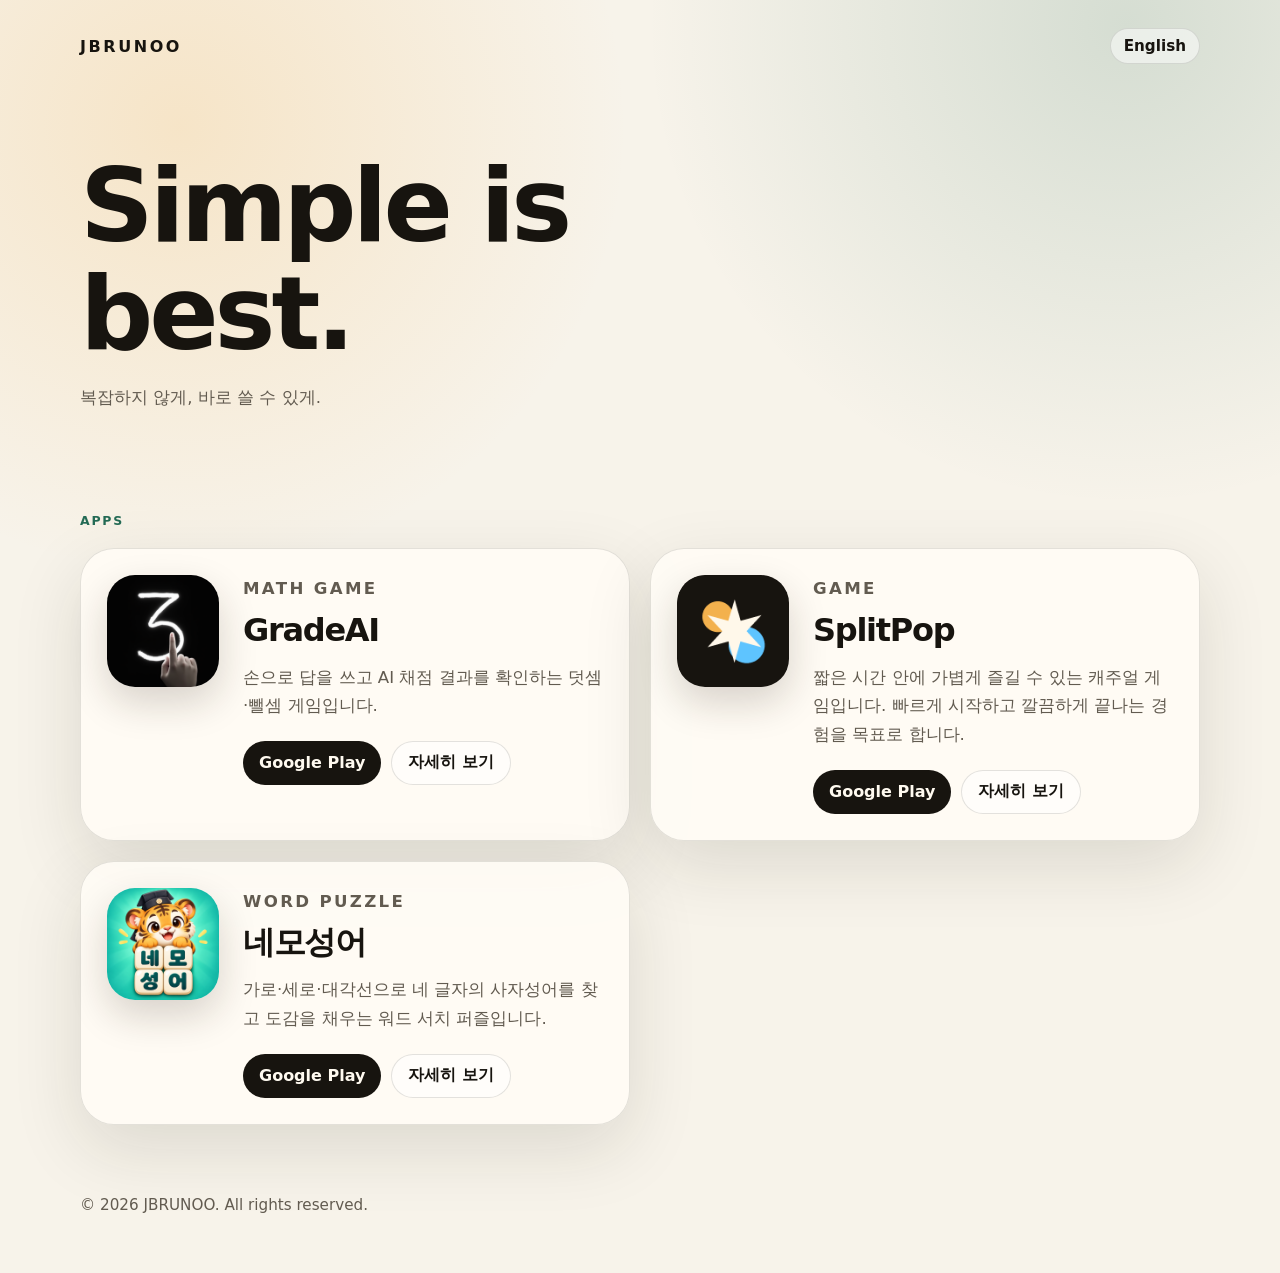
<file: index.html>
<!doctype html>
<html lang="ko">
  <head>
    <meta charset="utf-8" />
    <meta name="viewport" content="width=device-width, initial-scale=1" />
    <title>JBRUNOO Apps</title>
    <meta
      name="description"
      content="JBRUNOO 앱 소개 페이지입니다."
    />
    <link rel="stylesheet" href="/styles.css" />
    <script src="/script.js" defer></script>
  </head>
  <body>
    <header class="hero">
      <nav class="topbar" aria-label="Primary navigation">
        <a class="brand" href="/">JBRUNOO</a>
        <div class="nav-links">
          <button class="language-toggle" type="button" data-language-toggle>English</button>
        </div>
      </nav>

      <section class="hero-copy">
        <h1 data-i18n-ko="Simple is best." data-i18n-en="Simple is best.">Simple is best.</h1>
        <p
          data-i18n-ko="복잡하지 않게, 바로 쓸 수 있게."
          data-i18n-en="Keep it clear. Make it useful."
        >
          복잡하지 않게, 바로 쓸 수 있게.
        </p>
      </section>
    </header>

    <main>
      <section id="apps" class="section">
        <div class="section-heading">
          <p class="eyebrow">APPS</p>
        </div>

        <div class="app-grid">
          <article class="app-card">
            <img src="/assets/gradeai-512.png" alt="GradeAI app icon" class="app-icon" />
            <div class="app-body">
              <p class="app-kicker">Math Game</p>
              <h3>GradeAI</h3>
              <p
                data-i18n-ko="손으로 답을 쓰고 AI 채점 결과를 확인하는 덧셈·뺄셈 게임입니다."
                data-i18n-en="An addition and subtraction game where you write the answer and check AI grading results."
              >
                손으로 답을 쓰고 AI 채점 결과를 확인하는 덧셈·뺄셈 게임입니다.
              </p>
              <div class="button-row">
                <a class="button primary" href="https://play.google.com/store/apps/details?id=com.jbrunoo.digitink">
                  Google Play
                </a>
                <a class="button secondary" href="/gradeai/" data-i18n-ko="자세히 보기" data-i18n-en="Learn more">자세히 보기</a>
              </div>
            </div>
          </article>

          <article class="app-card">
            <img src="/assets/splitpop-512.png" alt="SplitPop app icon" class="app-icon" />
            <div class="app-body">
              <p class="app-kicker">Game</p>
              <h3>SplitPop</h3>
              <p
                data-i18n-ko="짧은 시간 안에 가볍게 즐길 수 있는 캐주얼 게임입니다. 빠르게 시작하고 깔끔하게 끝나는 경험을 목표로 합니다."
                data-i18n-en="A casual game made for short sessions, with a fast start and a clean finish."
              >
                짧은 시간 안에 가볍게 즐길 수 있는 캐주얼 게임입니다. 빠르게 시작하고 깔끔하게 끝나는 경험을 목표로 합니다.
              </p>
              <div class="button-row">
                <a class="button primary" href="https://play.google.com/store/apps/details?id=com.jbrunoo.splitpop">
                  Google Play
                </a>
                <a class="button secondary" href="/splitpop/" data-i18n-ko="자세히 보기" data-i18n-en="Learn more">자세히 보기</a>
              </div>
            </div>
          </article>

          <article class="app-card">
            <img src="/assets/nemoseongeo-512.png" alt="네모성어 app icon" class="app-icon" />
            <div class="app-body">
              <p class="app-kicker">Word Puzzle</p>
              <h3>네모성어</h3>
              <p
                data-i18n-ko="가로·세로·대각선으로 네 글자의 사자성어를 찾고 도감을 채우는 워드 서치 퍼즐입니다."
                data-i18n-en="A Korean idiom word-search puzzle where you find four-character idioms across the grid and build your collection."
              >
                가로·세로·대각선으로 네 글자의 사자성어를 찾고 도감을 채우는 워드 서치 퍼즐입니다.
              </p>
              <div class="button-row">
                <a class="button primary" href="https://play.google.com/store/apps/details?id=com.jbrunoo.nemoseongeo">
                  Google Play
                </a>
                <a class="button secondary" href="/nemoseongeo/" data-i18n-ko="자세히 보기" data-i18n-en="Learn more">자세히 보기</a>
              </div>
            </div>
          </article>
        </div>
      </section>
    </main>

    <footer class="footer">
      <p>© <span id="year">2026</span> JBRUNOO. All rights reserved.</p>
    </footer>
  </body>
</html>
</file>
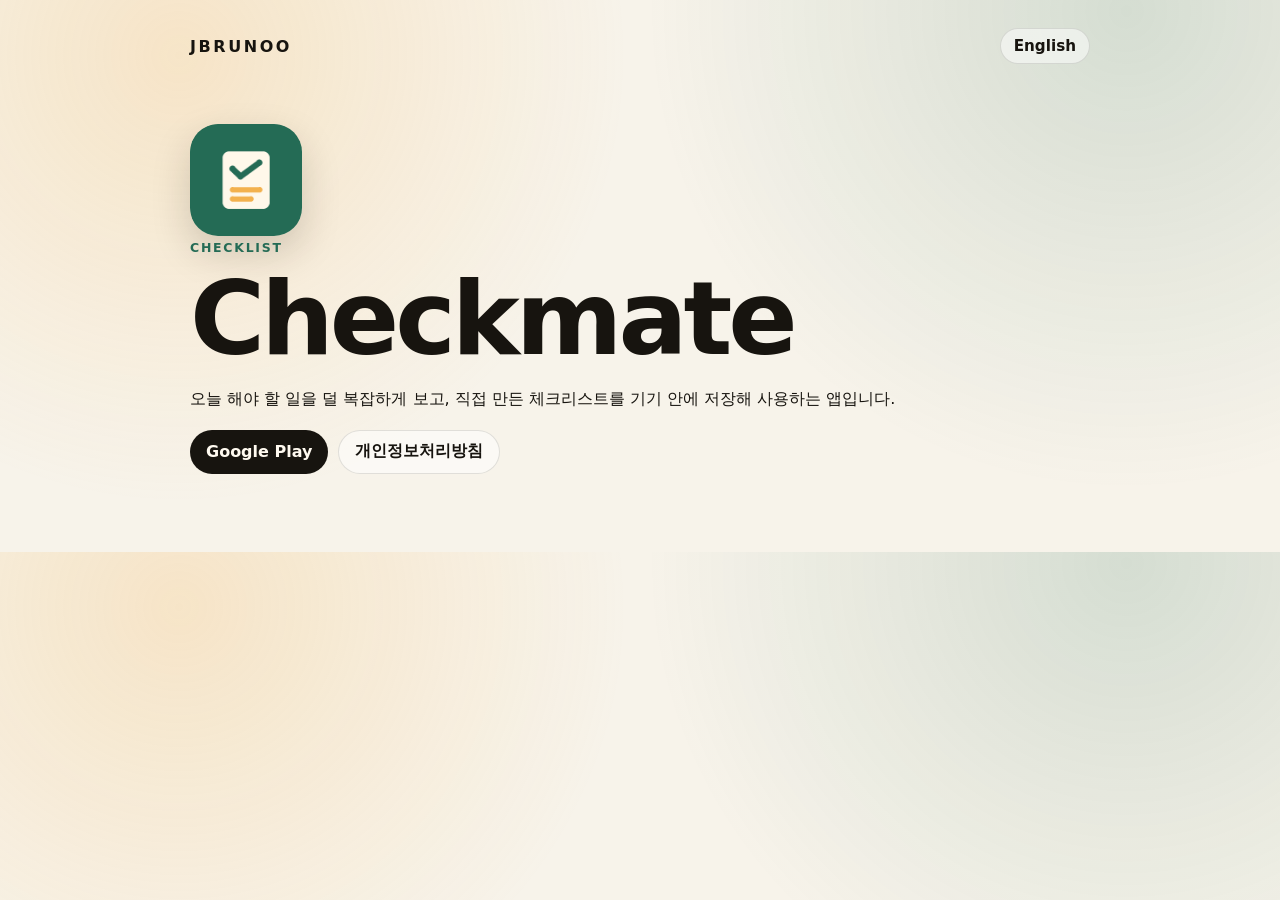
<file: checkmate/index.html>
<!doctype html>
<html lang="ko">
  <head>
    <meta charset="utf-8" />
    <meta name="viewport" content="width=device-width, initial-scale=1" />
    <meta name="robots" content="noindex, nofollow" />
    <title>Checkmate by JBRUNOO</title>
    <meta name="description" content="Checkmate는 체크리스트를 부담 없이 만들고 관리하는 로컬 우선 앱입니다." />
    <link rel="stylesheet" href="/styles.css" />
    <script src="/script.js" defer></script>
  </head>
  <body>
    <main class="page">
      <nav class="topbar" aria-label="Primary navigation">
        <a class="brand" href="/">JBRUNOO</a>
        <div class="nav-links">
          <button class="language-toggle" type="button" data-language-toggle>English</button>
        </div>
      </nav>

      <section class="page-hero">
        <img src="/assets/checkmate-512.png" alt="Checkmate app icon" class="app-icon" />
        <p class="eyebrow">Checklist</p>
        <h1>Checkmate</h1>
        <p
          data-i18n-ko="오늘 해야 할 일을 덜 복잡하게 보고, 직접 만든 체크리스트를 기기 안에 저장해 사용하는 앱입니다."
          data-i18n-en="A local-first checklist app that keeps today’s tasks simple and stores your lists on your device."
        >
          오늘 해야 할 일을 덜 복잡하게 보고, 직접 만든 체크리스트를 기기 안에 저장해 사용하는 앱입니다.
        </p>
        <div class="button-row">
          <a class="button primary" href="https://play.google.com/store/apps/details?id=com.jbrunoo.checkmate">Google Play</a>
          <a class="button secondary" href="/checkmate/privacy.html" data-i18n-ko="개인정보처리방침" data-i18n-en="Privacy Policy">개인정보처리방침</a>
        </div>
      </section>
    </main>
  </body>
</html>
</file>
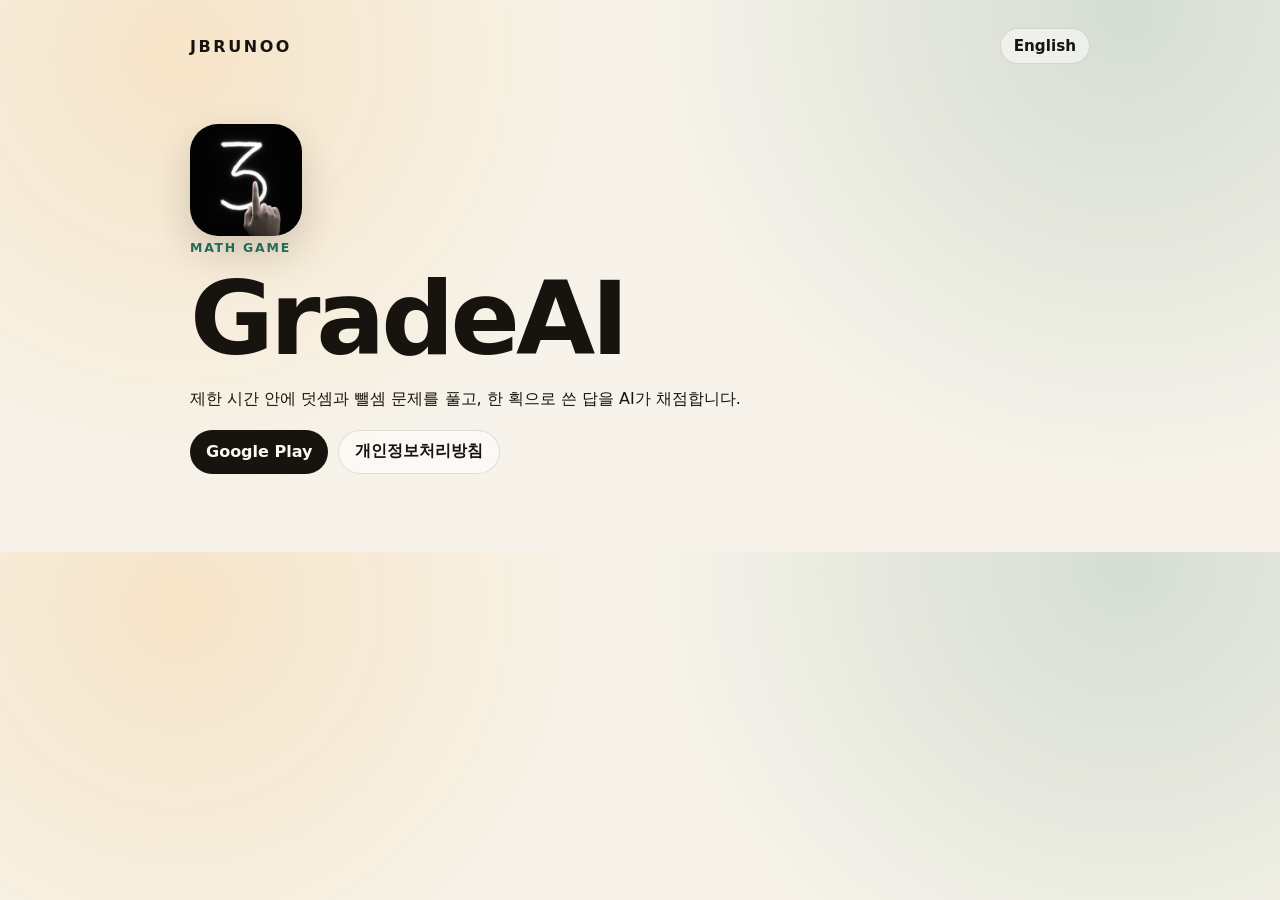
<file: gradeai/index.html>
<!doctype html>
<html lang="ko">
  <head>
    <meta charset="utf-8" />
    <meta name="viewport" content="width=device-width, initial-scale=1" />
    <title>GradeAI by JBRUNOO</title>
    <meta name="description" content="GradeAI는 손글씨 답안을 AI로 채점하는 덧셈·뺄셈 게임입니다." />
    <link rel="stylesheet" href="/styles.css" />
    <script src="/script.js" defer></script>
  </head>
  <body>
    <main class="page">
      <nav class="topbar" aria-label="Primary navigation">
        <a class="brand" href="/">JBRUNOO</a>
        <div class="nav-links">
          <button class="language-toggle" type="button" data-language-toggle>English</button>
        </div>
      </nav>

      <section class="page-hero">
        <img src="/assets/gradeai-512.png" alt="GradeAI app icon" class="app-icon" />
        <p class="eyebrow">Math Game</p>
        <h1>GradeAI</h1>
        <p
          data-i18n-ko="제한 시간 안에 덧셈과 뺄셈 문제를 풀고, 한 획으로 쓴 답을 AI가 채점합니다."
          data-i18n-en="Solve addition and subtraction problems under time pressure, write your answer in one stroke, and check the AI grading result."
        >
          제한 시간 안에 덧셈과 뺄셈 문제를 풀고, 한 획으로 쓴 답을 AI가 채점합니다.
        </p>
        <div class="button-row">
          <a class="button primary" href="https://play.google.com/store/apps/details?id=com.jbrunoo.digitink">Google Play</a>
          <a class="button secondary" href="/gradeai/privacy.html" data-i18n-ko="개인정보처리방침" data-i18n-en="Privacy Policy">개인정보처리방침</a>
        </div>
      </section>
    </main>
  </body>
</html>
</file>
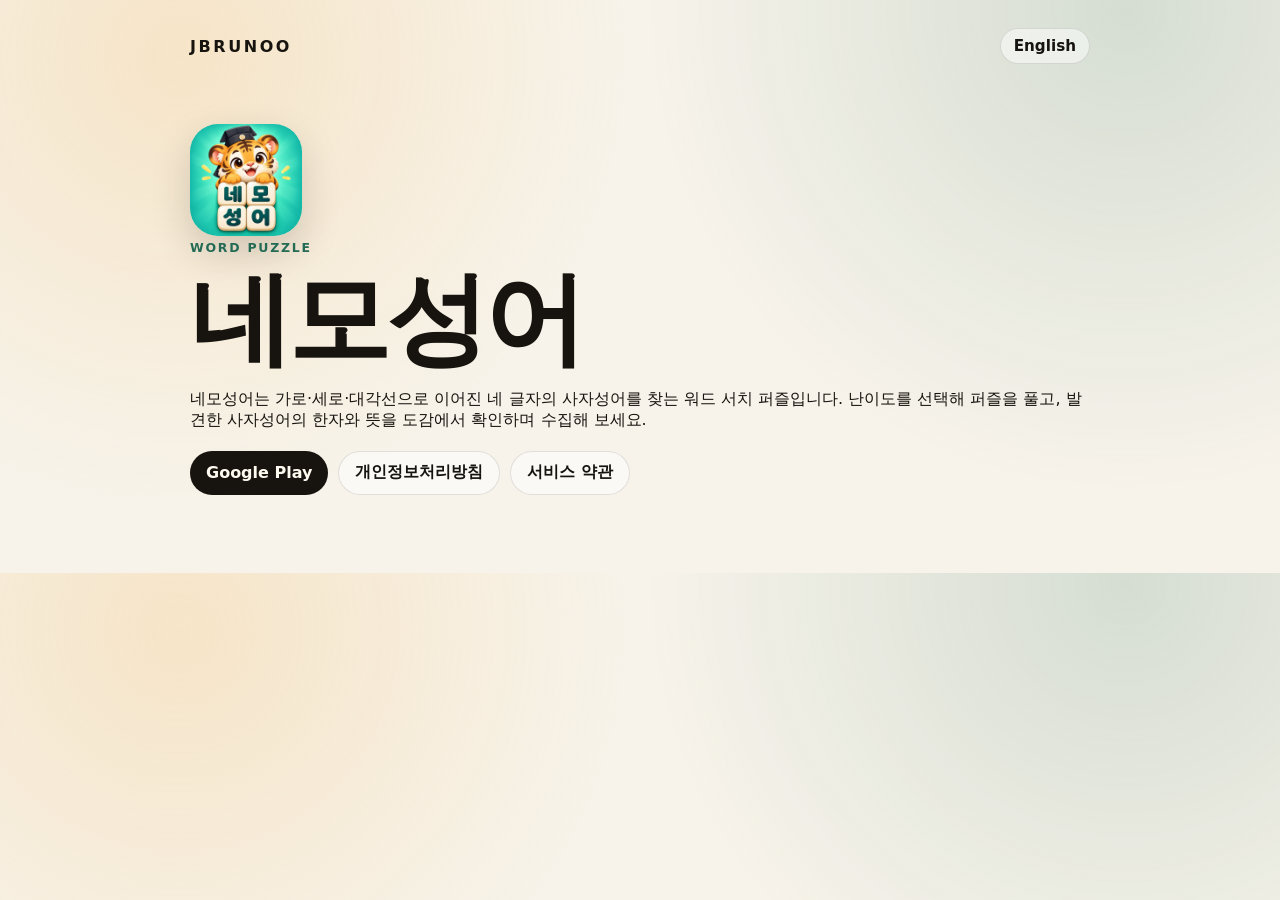
<file: nemoseongeo/index.html>
<!doctype html>
<html lang="ko">
  <head>
    <meta charset="utf-8" />
    <meta name="viewport" content="width=device-width, initial-scale=1" />
    <title>네모성어 by JBRUNOO</title>
    <meta name="description" content="네모성어는 사자성어를 찾아 도감을 채우는 워드 서치 퍼즐 게임입니다." />
    <link rel="stylesheet" href="/styles.css" />
    <script src="/script.js" defer></script>
  </head>
  <body>
    <main class="page">
      <nav class="topbar" aria-label="Primary navigation">
        <a class="brand" href="/">JBRUNOO</a>
        <div class="nav-links">
          <button class="language-toggle" type="button" data-language-toggle>English</button>
        </div>
      </nav>

      <section class="page-hero">
        <img src="/assets/nemoseongeo-512.png" alt="네모성어 app icon" class="app-icon" />
        <p class="eyebrow">Word Puzzle</p>
        <h1>네모성어</h1>
        <p
          data-i18n-ko="네모성어는 가로·세로·대각선으로 이어진 네 글자의 사자성어를 찾는 워드 서치 퍼즐입니다. 난이도를 선택해 퍼즐을 풀고, 발견한 사자성어의 한자와 뜻을 도감에서 확인하며 수집해 보세요."
          data-i18n-en="Nemoseongeo is a Korean idiom word-search puzzle. Find four-character idioms horizontally, vertically, or diagonally, choose your difficulty, and collect each idiom with its Hanja and meaning in the catalog."
        >
          네모성어는 가로·세로·대각선으로 이어진 네 글자의 사자성어를 찾는 워드 서치 퍼즐입니다. 난이도를 선택해 퍼즐을 풀고, 발견한 사자성어의 한자와 뜻을 도감에서 확인하며 수집해 보세요.
        </p>
        <div class="button-row">
          <a class="button primary" href="https://play.google.com/store/apps/details?id=com.jbrunoo.nemoseongeo">Google Play</a>
          <a class="button secondary" href="/nemoseongeo/privacy.html" data-i18n-ko="개인정보처리방침" data-i18n-en="Privacy Policy">개인정보처리방침</a>
          <a class="button secondary" href="/nemoseongeo/terms.html" data-i18n-ko="서비스 약관" data-i18n-en="Terms of Service">서비스 약관</a>
        </div>
      </section>
    </main>
  </body>
</html>
</file>
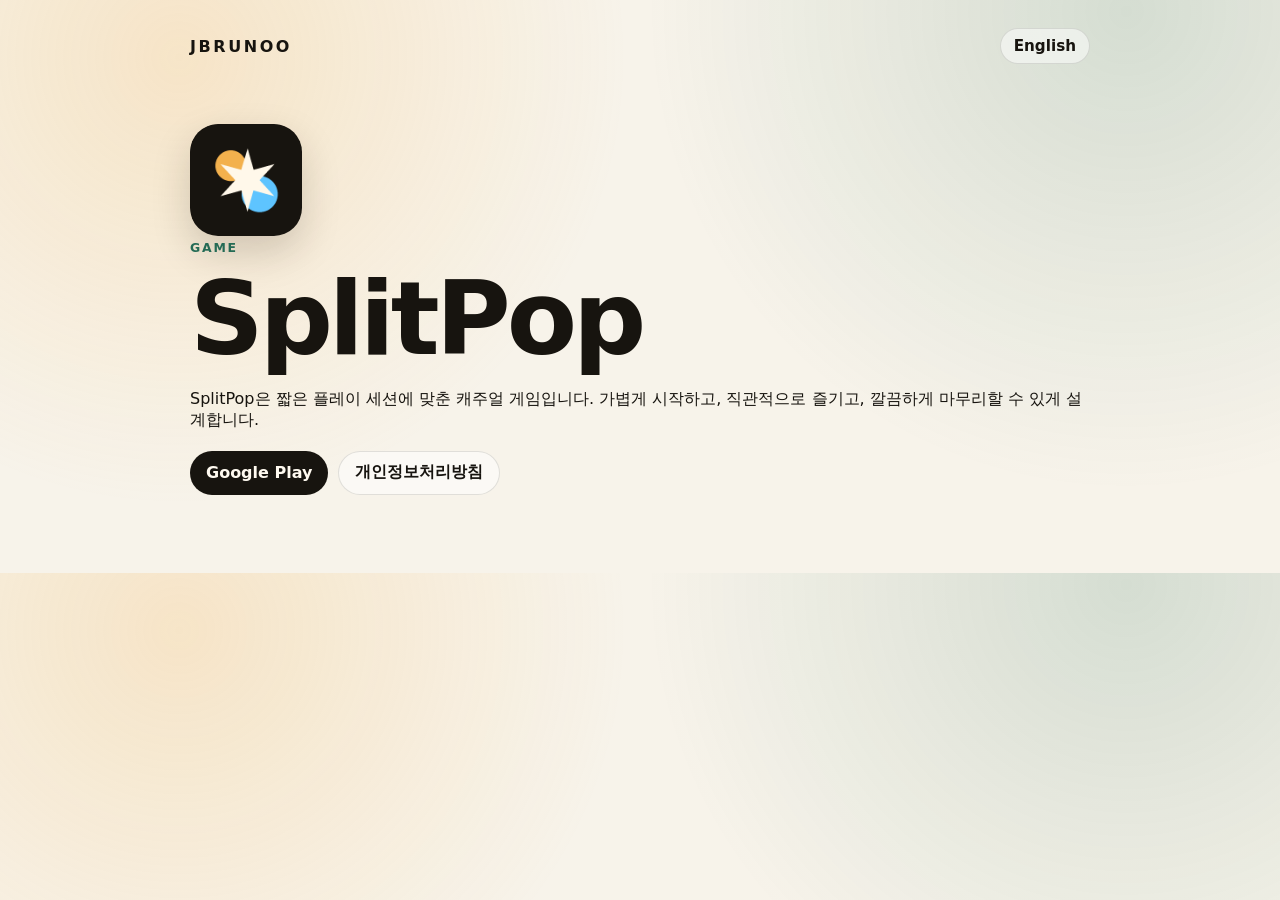
<file: splitpop/index.html>
<!doctype html>
<html lang="ko">
  <head>
    <meta charset="utf-8" />
    <meta name="viewport" content="width=device-width, initial-scale=1" />
    <title>SplitPop by JBRUNOO</title>
    <meta name="description" content="SplitPop은 빠르게 시작하고 짧게 즐길 수 있는 캐주얼 게임입니다." />
    <link rel="stylesheet" href="/styles.css" />
    <script src="/script.js" defer></script>
  </head>
  <body>
    <main class="page">
      <nav class="topbar" aria-label="Primary navigation">
        <a class="brand" href="/">JBRUNOO</a>
        <div class="nav-links">
          <button class="language-toggle" type="button" data-language-toggle>English</button>
        </div>
      </nav>

      <section class="page-hero">
        <img src="/assets/splitpop-512.png" alt="SplitPop app icon" class="app-icon" />
        <p class="eyebrow">Game</p>
        <h1>SplitPop</h1>
        <p
          data-i18n-ko="SplitPop은 짧은 플레이 세션에 맞춘 캐주얼 게임입니다. 가볍게 시작하고, 직관적으로 즐기고, 깔끔하게 마무리할 수 있게 설계합니다."
          data-i18n-en="SplitPop is a casual game built for short play sessions: quick to start, easy to understand, and clean to finish."
        >
          SplitPop은 짧은 플레이 세션에 맞춘 캐주얼 게임입니다. 가볍게 시작하고, 직관적으로 즐기고, 깔끔하게 마무리할 수 있게 설계합니다.
        </p>
        <div class="button-row">
          <a class="button primary" href="https://play.google.com/store/apps/details?id=com.jbrunoo.splitpop">Google Play</a>
          <a class="button secondary" href="/splitpop/privacy.html" data-i18n-ko="개인정보처리방침" data-i18n-en="Privacy Policy">개인정보처리방침</a>
        </div>
      </section>
    </main>
  </body>
</html>
</file>
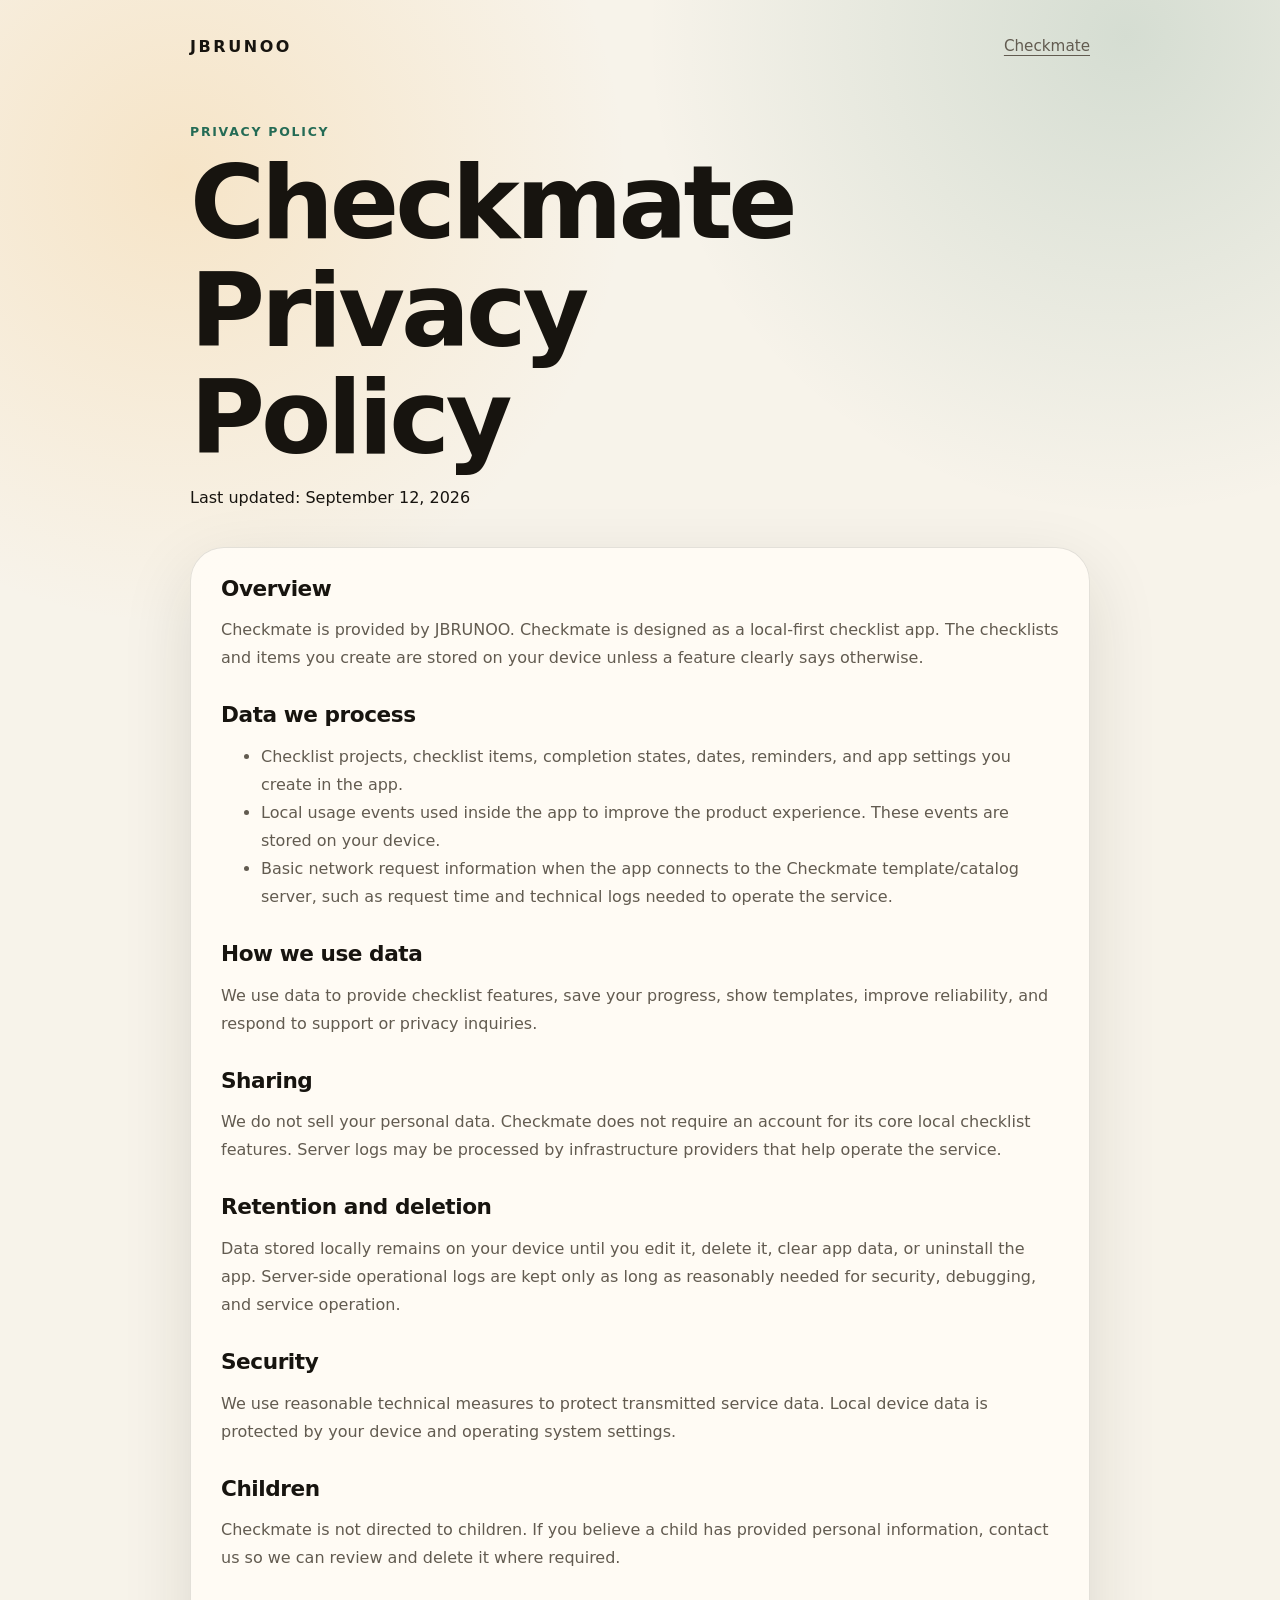
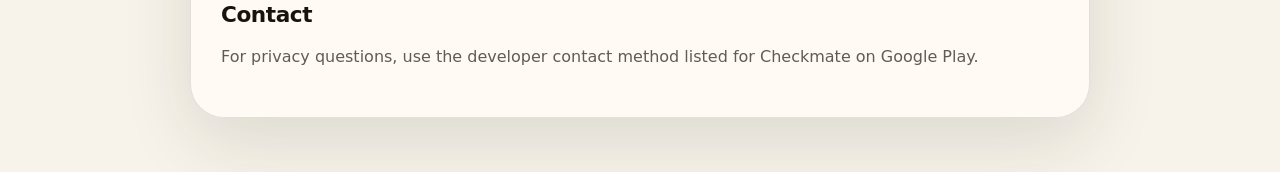
<file: checkmate/privacy.html>
<!doctype html>
<html lang="ko">
  <head>
    <meta charset="utf-8" />
    <meta name="viewport" content="width=device-width, initial-scale=1" />
    <meta name="robots" content="noindex, nofollow" />
    <title>Checkmate Privacy Policy</title>
    <meta name="description" content="Checkmate 개인정보처리방침" />
    <link rel="stylesheet" href="/styles.css" />
  </head>
  <body>
    <main class="page">
      <nav class="topbar" aria-label="Primary navigation">
        <a class="brand" href="/">JBRUNOO</a>
        <div class="nav-links">
          <a href="/checkmate/">Checkmate</a>
        </div>
      </nav>

      <section class="page-hero">
        <p class="eyebrow">Privacy Policy</p>
        <h1>Checkmate Privacy Policy</h1>
        <p>Last updated: September 12, 2026</p>
      </section>

      <article class="policy-card">
        <h2>Overview</h2>
        <p>
          Checkmate is provided by JBRUNOO. Checkmate is designed as a local-first checklist app.
          The checklists and items you create are stored on your device unless a feature clearly says otherwise.
        </p>

        <h2>Data we process</h2>
        <ul>
          <li>Checklist projects, checklist items, completion states, dates, reminders, and app settings you create in the app.</li>
          <li>Local usage events used inside the app to improve the product experience. These events are stored on your device.</li>
          <li>Basic network request information when the app connects to the Checkmate template/catalog server, such as request time and technical logs needed to operate the service.</li>
        </ul>

        <h2>How we use data</h2>
        <p>
          We use data to provide checklist features, save your progress, show templates, improve reliability,
          and respond to support or privacy inquiries.
        </p>

        <h2>Sharing</h2>
        <p>
          We do not sell your personal data. Checkmate does not require an account for its core local checklist features.
          Server logs may be processed by infrastructure providers that help operate the service.
        </p>

        <h2>Retention and deletion</h2>
        <p>
          Data stored locally remains on your device until you edit it, delete it, clear app data, or uninstall the app.
          Server-side operational logs are kept only as long as reasonably needed for security, debugging, and service operation.
        </p>

        <h2>Security</h2>
        <p>
          We use reasonable technical measures to protect transmitted service data. Local device data is protected by your device
          and operating system settings.
        </p>

        <h2>Children</h2>
        <p>
          Checkmate is not directed to children. If you believe a child has provided personal information, contact us so we can review and delete it where required.
        </p>

        <h2>Contact</h2>
        <p>
          For privacy questions, use the developer contact method listed for Checkmate on Google Play.
        </p>
      </article>
    </main>
  </body>
</html>
</file>
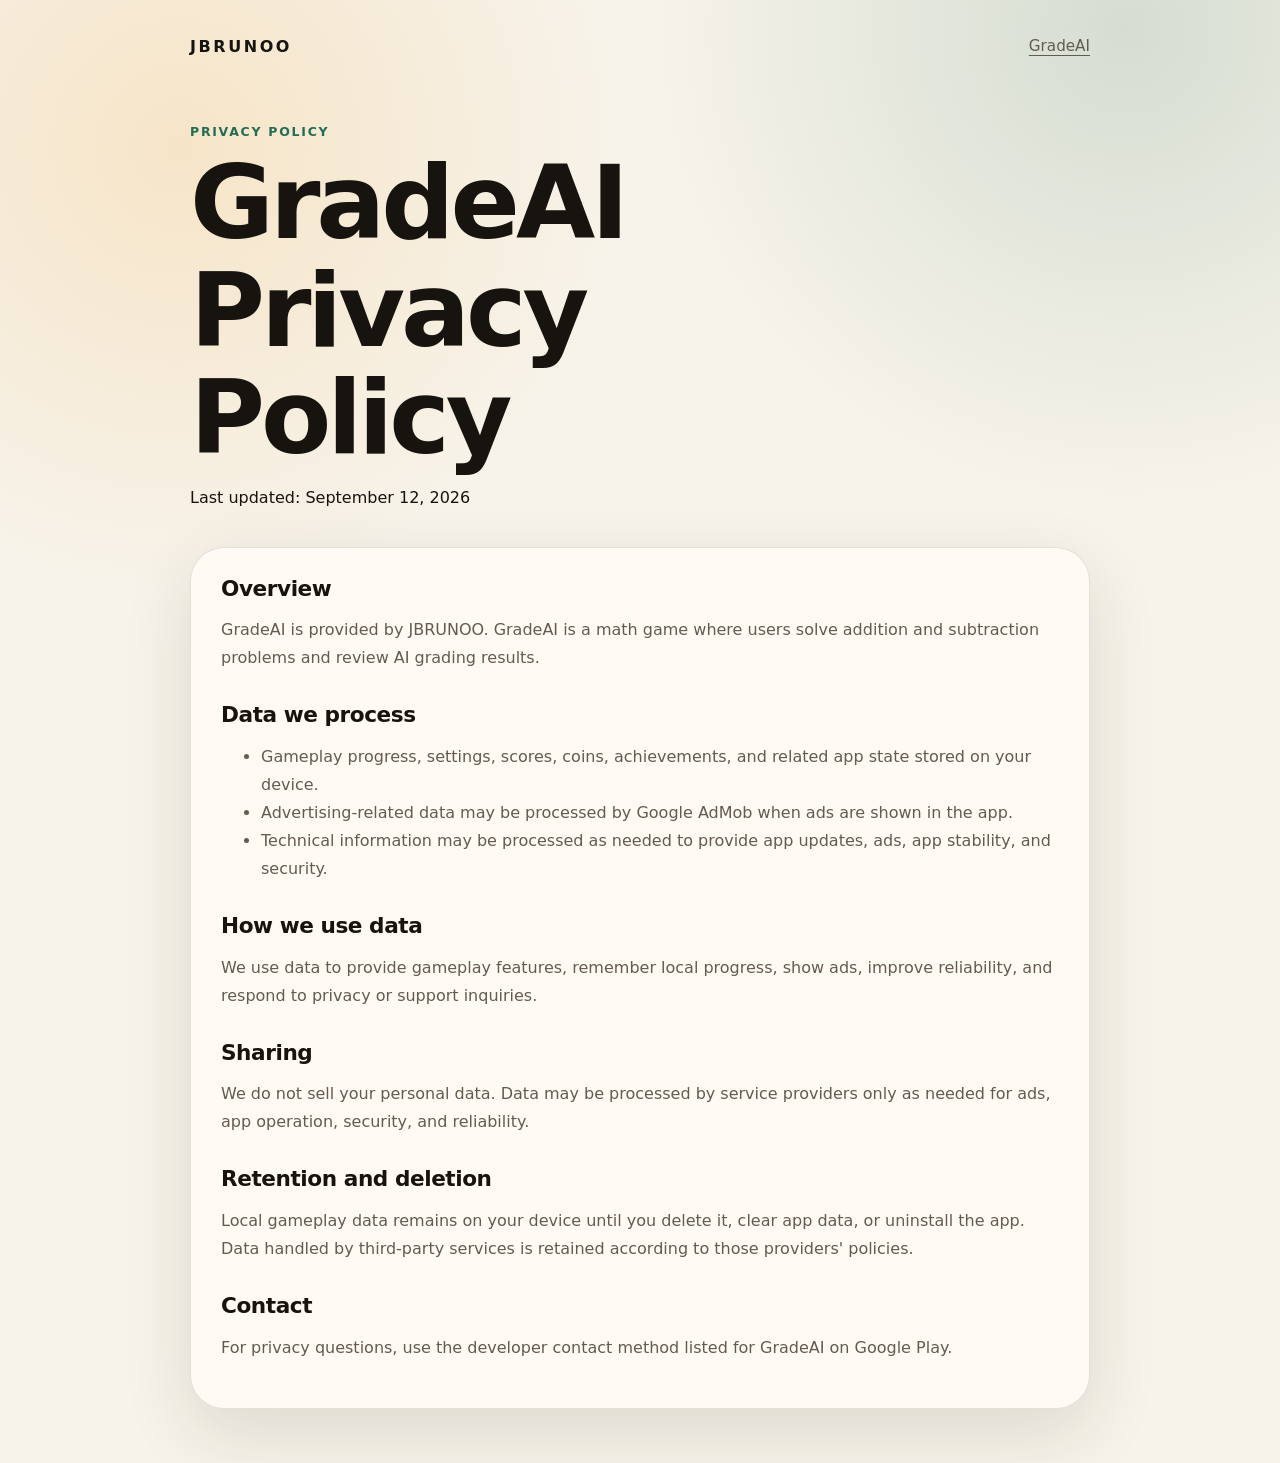
<file: gradeai/privacy.html>
<!doctype html>
<html lang="ko">
  <head>
    <meta charset="utf-8" />
    <meta name="viewport" content="width=device-width, initial-scale=1" />
    <title>GradeAI Privacy Policy</title>
    <meta name="description" content="GradeAI 개인정보처리방침" />
    <link rel="stylesheet" href="/styles.css" />
  </head>
  <body>
    <main class="page">
      <nav class="topbar" aria-label="Primary navigation">
        <a class="brand" href="/">JBRUNOO</a>
        <div class="nav-links">
          <a href="/gradeai/">GradeAI</a>
        </div>
      </nav>

      <section class="page-hero">
        <p class="eyebrow">Privacy Policy</p>
        <h1>GradeAI Privacy Policy</h1>
        <p>Last updated: September 12, 2026</p>
      </section>

      <article class="policy-card">
        <h2>Overview</h2>
        <p>
          GradeAI is provided by JBRUNOO. GradeAI is a math game where users solve addition and subtraction problems and review AI grading results.
        </p>

        <h2>Data we process</h2>
        <ul>
          <li>Gameplay progress, settings, scores, coins, achievements, and related app state stored on your device.</li>
          <li>Advertising-related data may be processed by Google AdMob when ads are shown in the app.</li>
          <li>Technical information may be processed as needed to provide app updates, ads, app stability, and security.</li>
        </ul>

        <h2>How we use data</h2>
        <p>
          We use data to provide gameplay features, remember local progress, show ads, improve reliability, and respond to privacy or support inquiries.
        </p>

        <h2>Sharing</h2>
        <p>
          We do not sell your personal data. Data may be processed by service providers only as needed for ads, app operation, security, and reliability.
        </p>

        <h2>Retention and deletion</h2>
        <p>
          Local gameplay data remains on your device until you delete it, clear app data, or uninstall the app.
          Data handled by third-party services is retained according to those providers' policies.
        </p>

        <h2>Contact</h2>
        <p>
          For privacy questions, use the developer contact method listed for GradeAI on Google Play.
        </p>
      </article>
    </main>
  </body>
</html>
</file>
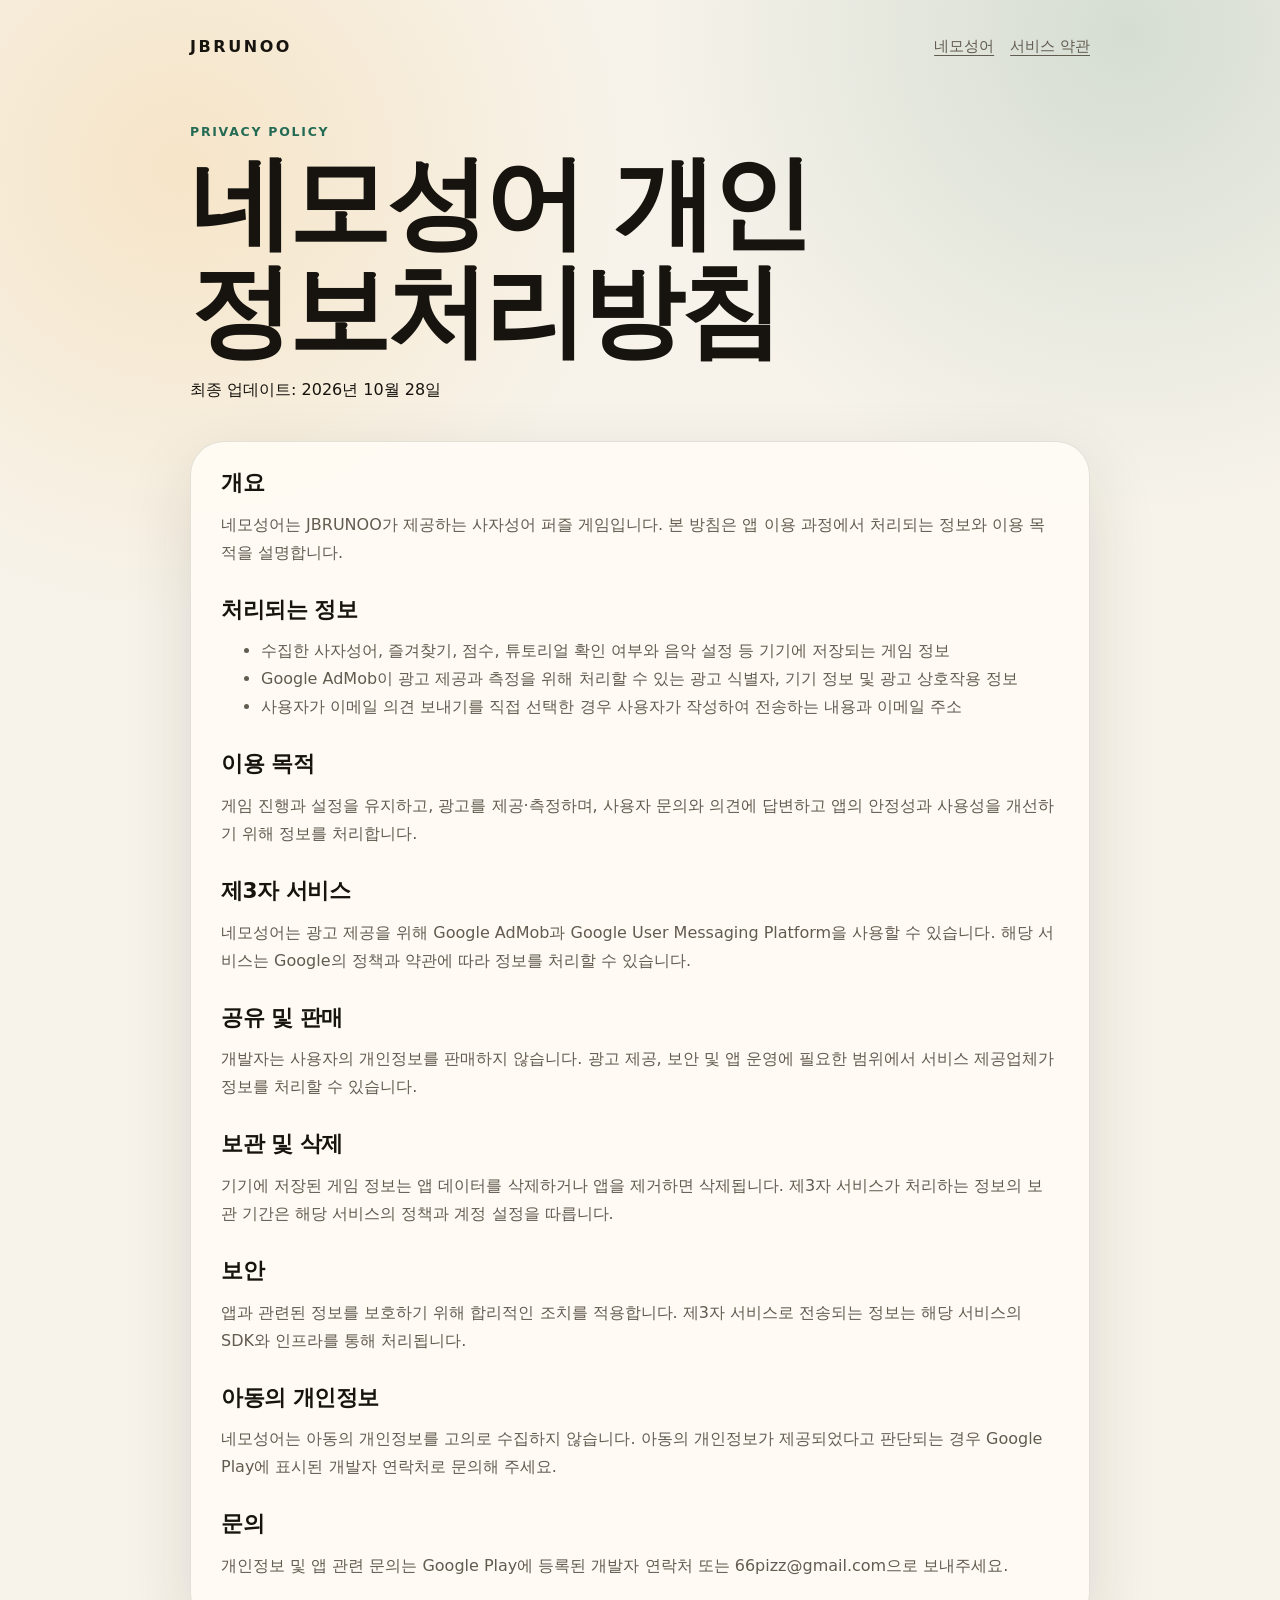
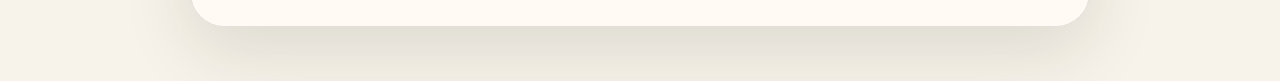
<file: nemoseongeo/privacy.html>
<!doctype html>
<html lang="ko">
  <head>
    <meta charset="utf-8" />
    <meta name="viewport" content="width=device-width, initial-scale=1" />
    <title>네모성어 개인정보처리방침</title>
    <meta name="description" content="네모성어 개인정보처리방침" />
    <link rel="stylesheet" href="/styles.css" />
  </head>
  <body>
    <main class="page">
      <nav class="topbar" aria-label="Primary navigation">
        <a class="brand" href="/">JBRUNOO</a>
        <div class="nav-links">
          <a href="/nemoseongeo/">네모성어</a>
          <a href="/nemoseongeo/terms.html">서비스 약관</a>
        </div>
      </nav>

      <section class="page-hero">
        <p class="eyebrow">Privacy Policy</p>
        <h1>네모성어 개인정보처리방침</h1>
        <p>최종 업데이트: 2026년 10월 28일</p>
      </section>

      <article class="policy-card">
        <h2>개요</h2>
        <p>
          네모성어는 JBRUNOO가 제공하는 사자성어 퍼즐 게임입니다. 본 방침은 앱 이용 과정에서 처리되는 정보와 이용 목적을 설명합니다.
        </p>

        <h2>처리되는 정보</h2>
        <ul>
          <li>수집한 사자성어, 즐겨찾기, 점수, 튜토리얼 확인 여부와 음악 설정 등 기기에 저장되는 게임 정보</li>
          <li>Google AdMob이 광고 제공과 측정을 위해 처리할 수 있는 광고 식별자, 기기 정보 및 광고 상호작용 정보</li>
          <li>사용자가 이메일 의견 보내기를 직접 선택한 경우 사용자가 작성하여 전송하는 내용과 이메일 주소</li>
        </ul>

        <h2>이용 목적</h2>
        <p>
          게임 진행과 설정을 유지하고, 광고를 제공·측정하며, 사용자 문의와 의견에 답변하고 앱의 안정성과 사용성을 개선하기 위해 정보를 처리합니다.
        </p>

        <h2>제3자 서비스</h2>
        <p>
          네모성어는 광고 제공을 위해 Google AdMob과 Google User Messaging Platform을 사용할 수 있습니다. 해당 서비스는 Google의 정책과 약관에 따라 정보를 처리할 수 있습니다.
        </p>

        <h2>공유 및 판매</h2>
        <p>
          개발자는 사용자의 개인정보를 판매하지 않습니다. 광고 제공, 보안 및 앱 운영에 필요한 범위에서 서비스 제공업체가 정보를 처리할 수 있습니다.
        </p>

        <h2>보관 및 삭제</h2>
        <p>
          기기에 저장된 게임 정보는 앱 데이터를 삭제하거나 앱을 제거하면 삭제됩니다. 제3자 서비스가 처리하는 정보의 보관 기간은 해당 서비스의 정책과 계정 설정을 따릅니다.
        </p>

        <h2>보안</h2>
        <p>
          앱과 관련된 정보를 보호하기 위해 합리적인 조치를 적용합니다. 제3자 서비스로 전송되는 정보는 해당 서비스의 SDK와 인프라를 통해 처리됩니다.
        </p>

        <h2>아동의 개인정보</h2>
        <p>
          네모성어는 아동의 개인정보를 고의로 수집하지 않습니다. 아동의 개인정보가 제공되었다고 판단되는 경우 Google Play에 표시된 개발자 연락처로 문의해 주세요.
        </p>

        <h2>문의</h2>
        <p>
          개인정보 및 앱 관련 문의는 Google Play에 등록된 개발자 연락처 또는 66pizz@gmail.com으로 보내주세요.
        </p>
      </article>
    </main>
  </body>
</html>
</file>
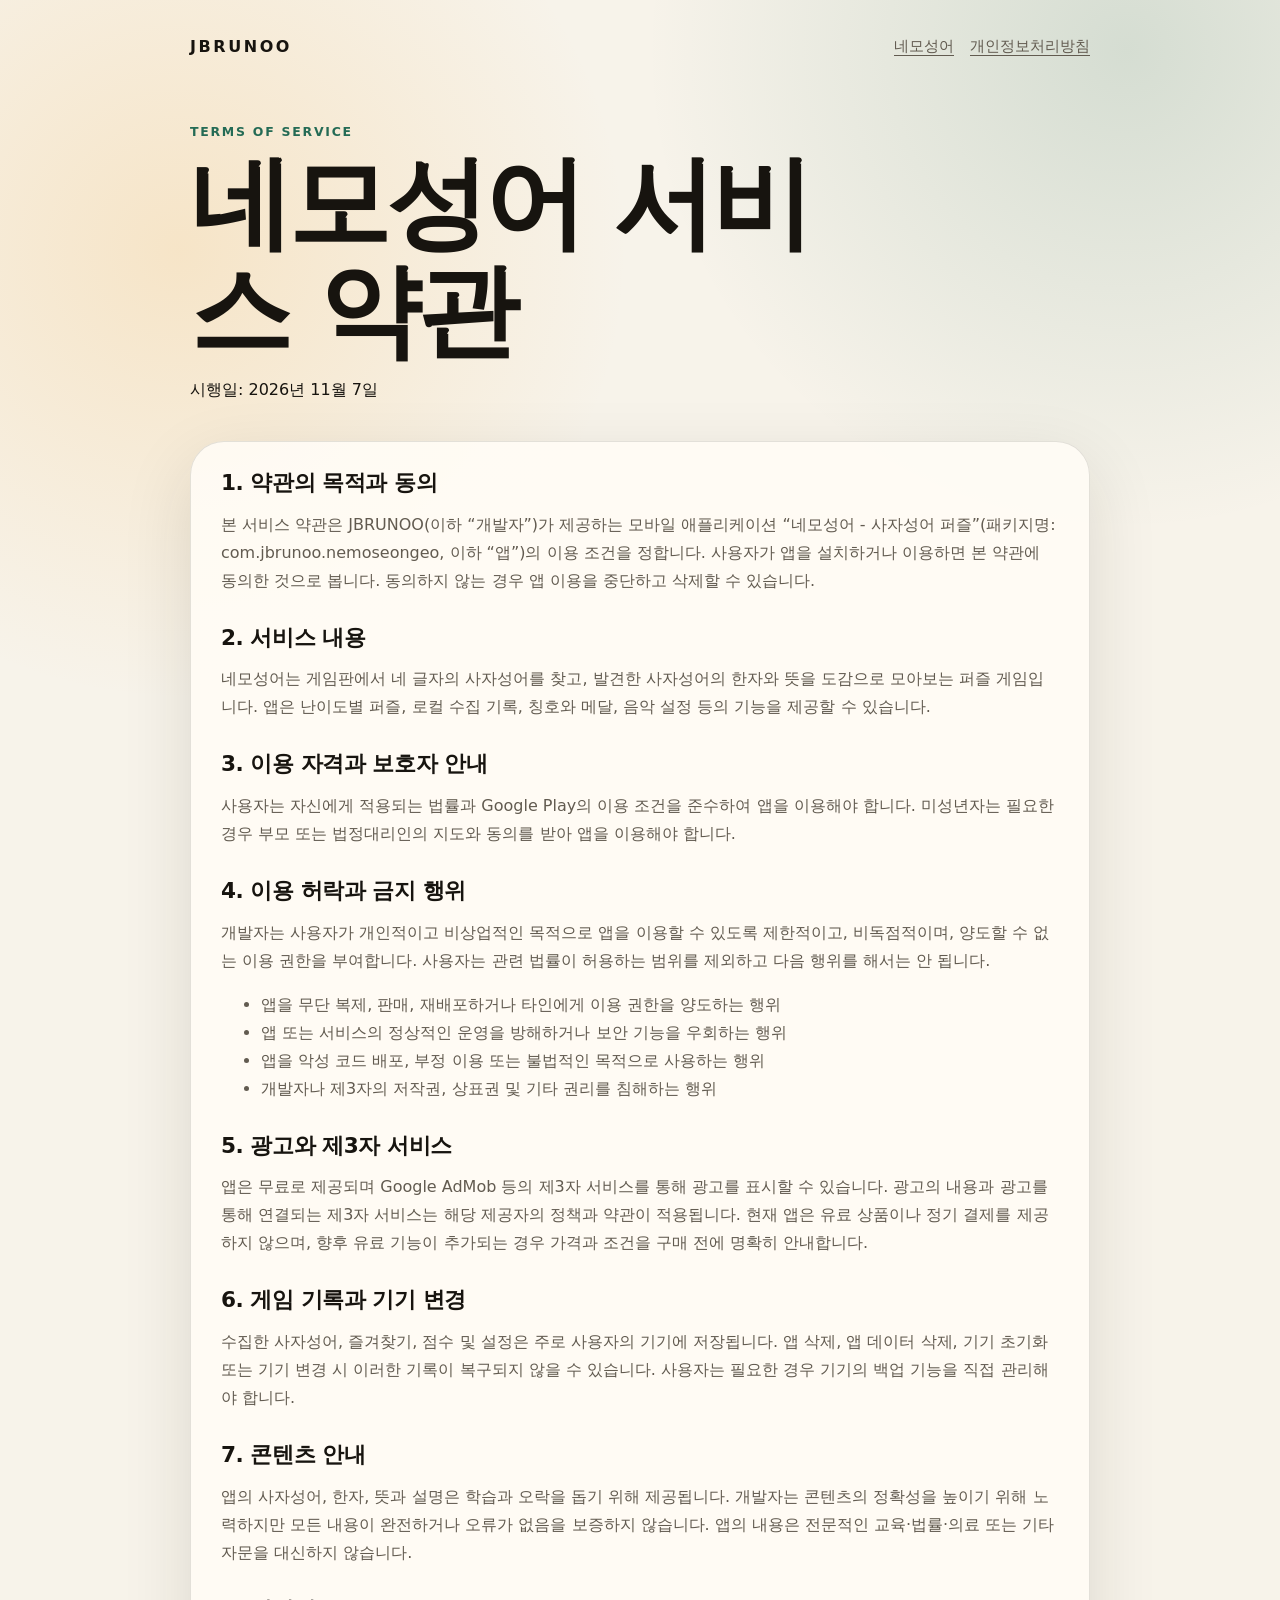
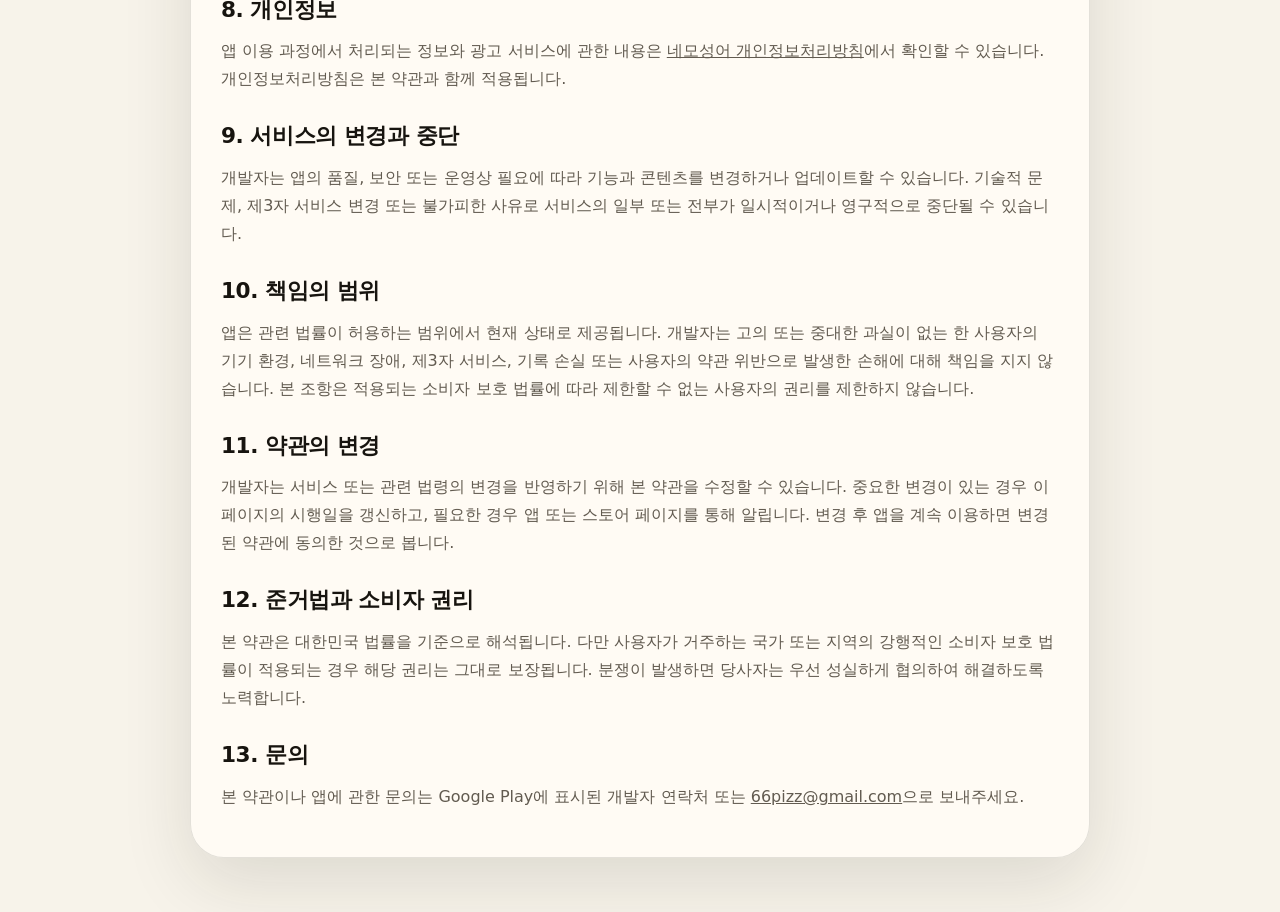
<file: nemoseongeo/terms.html>
<!doctype html>
<html lang="ko">
  <head>
    <meta charset="utf-8" />
    <meta name="viewport" content="width=device-width, initial-scale=1" />
    <title>네모성어 서비스 약관</title>
    <meta name="description" content="네모성어 서비스 약관" />
    <link rel="stylesheet" href="/styles.css" />
  </head>
  <body>
    <main class="page">
      <nav class="topbar" aria-label="Primary navigation">
        <a class="brand" href="/">JBRUNOO</a>
        <div class="nav-links">
          <a href="/nemoseongeo/">네모성어</a>
          <a href="/nemoseongeo/privacy.html">개인정보처리방침</a>
        </div>
      </nav>

      <section class="page-hero">
        <p class="eyebrow">Terms of Service</p>
        <h1>네모성어 서비스 약관</h1>
        <p>시행일: 2026년 11월 7일</p>
      </section>

      <article class="policy-card">
        <h2>1. 약관의 목적과 동의</h2>
        <p>
          본 서비스 약관은 JBRUNOO(이하 “개발자”)가 제공하는 모바일 애플리케이션
          “네모성어 - 사자성어 퍼즐”(패키지명: com.jbrunoo.nemoseongeo, 이하 “앱”)의
          이용 조건을 정합니다. 사용자가 앱을 설치하거나 이용하면 본 약관에 동의한 것으로
          봅니다. 동의하지 않는 경우 앱 이용을 중단하고 삭제할 수 있습니다.
        </p>

        <h2>2. 서비스 내용</h2>
        <p>
          네모성어는 게임판에서 네 글자의 사자성어를 찾고, 발견한 사자성어의 한자와 뜻을
          도감으로 모아보는 퍼즐 게임입니다. 앱은 난이도별 퍼즐, 로컬 수집 기록, 칭호와 메달,
          음악 설정 등의 기능을 제공할 수 있습니다.
        </p>

        <h2>3. 이용 자격과 보호자 안내</h2>
        <p>
          사용자는 자신에게 적용되는 법률과 Google Play의 이용 조건을 준수하여 앱을 이용해야
          합니다. 미성년자는 필요한 경우 부모 또는 법정대리인의 지도와 동의를 받아 앱을
          이용해야 합니다.
        </p>

        <h2>4. 이용 허락과 금지 행위</h2>
        <p>
          개발자는 사용자가 개인적이고 비상업적인 목적으로 앱을 이용할 수 있도록 제한적이고,
          비독점적이며, 양도할 수 없는 이용 권한을 부여합니다. 사용자는 관련 법률이 허용하는
          범위를 제외하고 다음 행위를 해서는 안 됩니다.
        </p>
        <ul>
          <li>앱을 무단 복제, 판매, 재배포하거나 타인에게 이용 권한을 양도하는 행위</li>
          <li>앱 또는 서비스의 정상적인 운영을 방해하거나 보안 기능을 우회하는 행위</li>
          <li>앱을 악성 코드 배포, 부정 이용 또는 불법적인 목적으로 사용하는 행위</li>
          <li>개발자나 제3자의 저작권, 상표권 및 기타 권리를 침해하는 행위</li>
        </ul>

        <h2>5. 광고와 제3자 서비스</h2>
        <p>
          앱은 무료로 제공되며 Google AdMob 등의 제3자 서비스를 통해 광고를 표시할 수
          있습니다. 광고의 내용과 광고를 통해 연결되는 제3자 서비스는 해당 제공자의 정책과
          약관이 적용됩니다. 현재 앱은 유료 상품이나 정기 결제를 제공하지 않으며, 향후 유료
          기능이 추가되는 경우 가격과 조건을 구매 전에 명확히 안내합니다.
        </p>

        <h2>6. 게임 기록과 기기 변경</h2>
        <p>
          수집한 사자성어, 즐겨찾기, 점수 및 설정은 주로 사용자의 기기에 저장됩니다. 앱 삭제,
          앱 데이터 삭제, 기기 초기화 또는 기기 변경 시 이러한 기록이 복구되지 않을 수
          있습니다. 사용자는 필요한 경우 기기의 백업 기능을 직접 관리해야 합니다.
        </p>

        <h2>7. 콘텐츠 안내</h2>
        <p>
          앱의 사자성어, 한자, 뜻과 설명은 학습과 오락을 돕기 위해 제공됩니다. 개발자는 콘텐츠의
          정확성을 높이기 위해 노력하지만 모든 내용이 완전하거나 오류가 없음을 보증하지
          않습니다. 앱의 내용은 전문적인 교육·법률·의료 또는 기타 자문을 대신하지 않습니다.
        </p>

        <h2>8. 개인정보</h2>
        <p>
          앱 이용 과정에서 처리되는 정보와 광고 서비스에 관한 내용은
          <a href="/nemoseongeo/privacy.html">네모성어 개인정보처리방침</a>에서 확인할 수 있습니다.
          개인정보처리방침은 본 약관과 함께 적용됩니다.
        </p>

        <h2>9. 서비스의 변경과 중단</h2>
        <p>
          개발자는 앱의 품질, 보안 또는 운영상 필요에 따라 기능과 콘텐츠를 변경하거나 업데이트할
          수 있습니다. 기술적 문제, 제3자 서비스 변경 또는 불가피한 사유로 서비스의 일부 또는
          전부가 일시적이거나 영구적으로 중단될 수 있습니다.
        </p>

        <h2>10. 책임의 범위</h2>
        <p>
          앱은 관련 법률이 허용하는 범위에서 현재 상태로 제공됩니다. 개발자는 고의 또는 중대한
          과실이 없는 한 사용자의 기기 환경, 네트워크 장애, 제3자 서비스, 기록 손실 또는 사용자의
          약관 위반으로 발생한 손해에 대해 책임을 지지 않습니다. 본 조항은 적용되는 소비자 보호
          법률에 따라 제한할 수 없는 사용자의 권리를 제한하지 않습니다.
        </p>

        <h2>11. 약관의 변경</h2>
        <p>
          개발자는 서비스 또는 관련 법령의 변경을 반영하기 위해 본 약관을 수정할 수 있습니다.
          중요한 변경이 있는 경우 이 페이지의 시행일을 갱신하고, 필요한 경우 앱 또는 스토어
          페이지를 통해 알립니다. 변경 후 앱을 계속 이용하면 변경된 약관에 동의한 것으로 봅니다.
        </p>

        <h2>12. 준거법과 소비자 권리</h2>
        <p>
          본 약관은 대한민국 법률을 기준으로 해석됩니다. 다만 사용자가 거주하는 국가 또는
          지역의 강행적인 소비자 보호 법률이 적용되는 경우 해당 권리는 그대로 보장됩니다.
          분쟁이 발생하면 당사자는 우선 성실하게 협의하여 해결하도록 노력합니다.
        </p>

        <h2>13. 문의</h2>
        <p>
          본 약관이나 앱에 관한 문의는 Google Play에 표시된 개발자 연락처 또는
          <a href="mailto:66pizz@gmail.com">66pizz@gmail.com</a>으로 보내주세요.
        </p>
      </article>
    </main>
  </body>
</html>
</file>
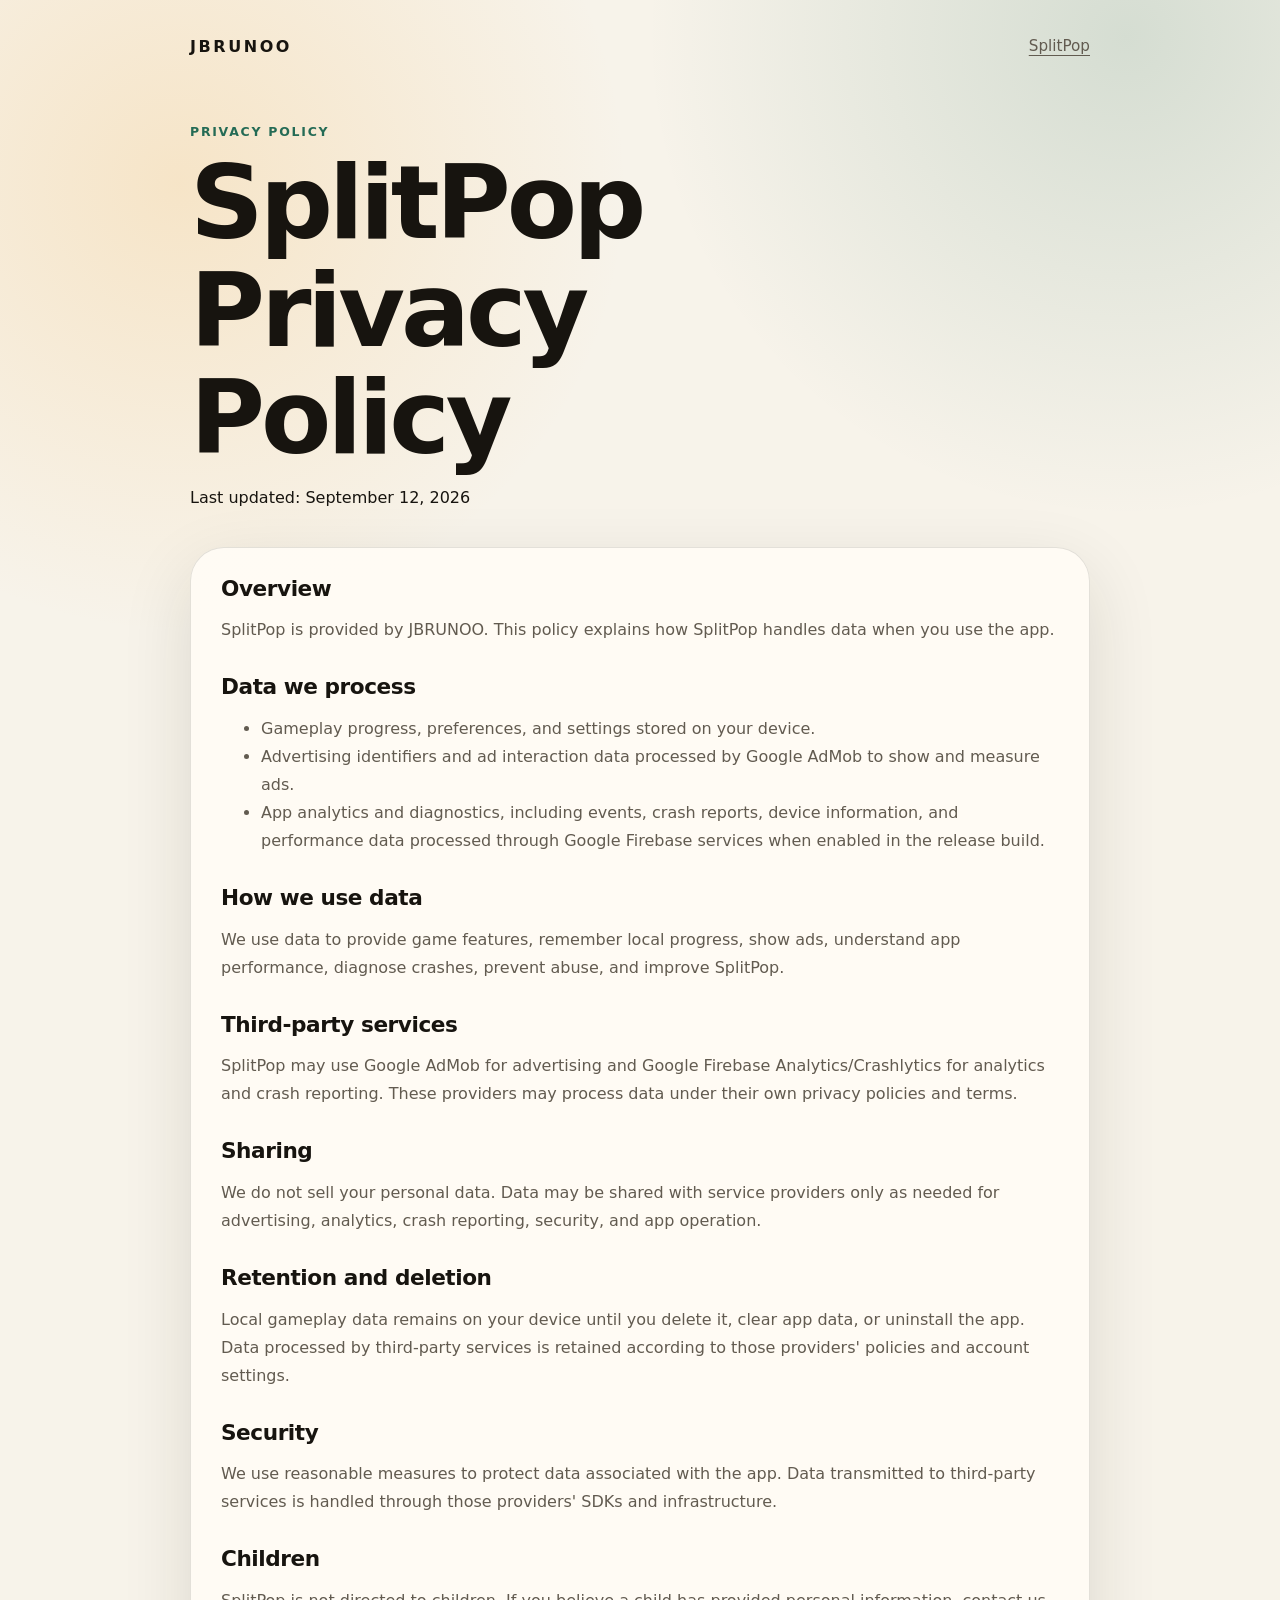
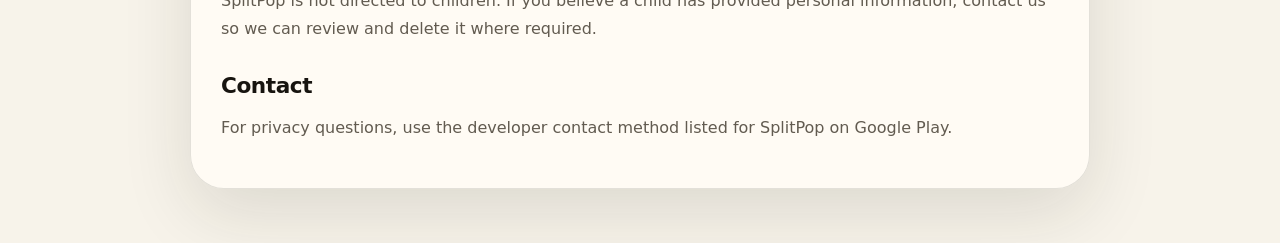
<file: splitpop/privacy.html>
<!doctype html>
<html lang="ko">
  <head>
    <meta charset="utf-8" />
    <meta name="viewport" content="width=device-width, initial-scale=1" />
    <title>SplitPop Privacy Policy</title>
    <meta name="description" content="SplitPop 개인정보처리방침" />
    <link rel="stylesheet" href="/styles.css" />
  </head>
  <body>
    <main class="page">
      <nav class="topbar" aria-label="Primary navigation">
        <a class="brand" href="/">JBRUNOO</a>
        <div class="nav-links">
          <a href="/splitpop/">SplitPop</a>
        </div>
      </nav>

      <section class="page-hero">
        <p class="eyebrow">Privacy Policy</p>
        <h1>SplitPop Privacy Policy</h1>
        <p>Last updated: September 12, 2026</p>
      </section>

      <article class="policy-card">
        <h2>Overview</h2>
        <p>
          SplitPop is provided by JBRUNOO. This policy explains how SplitPop handles data when you use the app.
        </p>

        <h2>Data we process</h2>
        <ul>
          <li>Gameplay progress, preferences, and settings stored on your device.</li>
          <li>Advertising identifiers and ad interaction data processed by Google AdMob to show and measure ads.</li>
          <li>App analytics and diagnostics, including events, crash reports, device information, and performance data processed through Google Firebase services when enabled in the release build.</li>
        </ul>

        <h2>How we use data</h2>
        <p>
          We use data to provide game features, remember local progress, show ads, understand app performance,
          diagnose crashes, prevent abuse, and improve SplitPop.
        </p>

        <h2>Third-party services</h2>
        <p>
          SplitPop may use Google AdMob for advertising and Google Firebase Analytics/Crashlytics for analytics and crash reporting.
          These providers may process data under their own privacy policies and terms.
        </p>

        <h2>Sharing</h2>
        <p>
          We do not sell your personal data. Data may be shared with service providers only as needed for advertising,
          analytics, crash reporting, security, and app operation.
        </p>

        <h2>Retention and deletion</h2>
        <p>
          Local gameplay data remains on your device until you delete it, clear app data, or uninstall the app.
          Data processed by third-party services is retained according to those providers' policies and account settings.
        </p>

        <h2>Security</h2>
        <p>
          We use reasonable measures to protect data associated with the app. Data transmitted to third-party services is handled through those providers' SDKs and infrastructure.
        </p>

        <h2>Children</h2>
        <p>
          SplitPop is not directed to children. If you believe a child has provided personal information, contact us so we can review and delete it where required.
        </p>

        <h2>Contact</h2>
        <p>
          For privacy questions, use the developer contact method listed for SplitPop on Google Play.
        </p>
      </article>
    </main>
  </body>
</html>
</file>
<file: styles.css>
:root {
  color-scheme: light;
  --bg: #f7f3ea;
  --ink: #17140f;
  --muted: #625b50;
  --card: rgba(255, 252, 245, 0.9);
  --line: rgba(30, 24, 16, 0.12);
  --accent: #246b55;
  --accent-2: #f3b14d;
  --shadow: 0 24px 70px rgba(37, 29, 16, 0.12);
  font-family:
    Inter, ui-sans-serif, system-ui, -apple-system, BlinkMacSystemFont, "Segoe UI",
    "Apple SD Gothic Neo", "Noto Sans KR", sans-serif;
}

* {
  box-sizing: border-box;
}

body {
  margin: 0;
  background:
    radial-gradient(circle at 14% 10%, rgba(243, 177, 77, 0.22), transparent 28rem),
    radial-gradient(circle at 88% 2%, rgba(36, 107, 85, 0.16), transparent 30rem),
    var(--bg);
  color: var(--ink);
}

a {
  color: inherit;
}

.hero,
main,
.footer {
  width: min(1120px, calc(100% - 32px));
  margin: 0 auto;
}

.hero {
  min-height: 48vh;
  padding: 24px 0 56px;
}

.topbar {
  display: flex;
  align-items: center;
  justify-content: space-between;
  gap: 20px;
}

.brand {
  display: inline-flex;
  align-items: center;
  min-height: 44px;
  font-weight: 900;
  letter-spacing: 0.16em;
  text-decoration: none;
}

.nav-links {
  display: flex;
  gap: 16px;
  color: var(--muted);
  font-size: 0.95rem;
}

.nav-links a,
.language-toggle,
.meta-links a,
.footer a {
  text-underline-offset: 4px;
}

.language-toggle {
  appearance: none;
  border: 1px solid var(--line);
  border-radius: 999px;
  background: rgba(255, 255, 255, 0.5);
  color: var(--ink);
  cursor: pointer;
  font: inherit;
  font-weight: 800;
  min-height: 36px;
  padding: 0 13px;
}

.hero-copy {
  max-width: 760px;
  padding: 84px 0 0;
}

.eyebrow,
.app-kicker {
  margin: 0 0 10px;
  color: var(--accent);
  font-size: 0.78rem;
  font-weight: 800;
  letter-spacing: 0.14em;
  text-transform: uppercase;
}

h1,
h2,
h3 {
  margin: 0;
  line-height: 1.05;
  letter-spacing: -0.04em;
}

h1 {
  max-width: 680px;
  font-size: clamp(2.8rem, 8vw, 6.5rem);
}

h2 {
  font-size: clamp(1.8rem, 4vw, 3.2rem);
}

h3 {
  font-size: 2rem;
}

.hero-copy p:last-child,
.note-card p,
.app-body p {
  color: var(--muted);
  font-size: 1.04rem;
  line-height: 1.72;
}

.section {
  padding: 28px 0;
}

.section-heading {
  margin-bottom: 20px;
}

.app-grid {
  display: grid;
  grid-template-columns: repeat(2, minmax(0, 1fr));
  gap: 20px;
}

.app-card,
.note-card,
.policy-card {
  border: 1px solid var(--line);
  border-radius: 34px;
  background: var(--card);
  box-shadow: var(--shadow);
}

.app-card {
  display: grid;
  grid-template-columns: 112px 1fr;
  gap: 24px;
  padding: 26px;
}

.app-icon {
  width: 112px;
  height: 112px;
  border-radius: 28px;
  box-shadow: 0 16px 38px rgba(37, 29, 16, 0.18);
}

.button-row {
  display: flex;
  flex-wrap: wrap;
  gap: 10px;
  margin-top: 20px;
}

.button {
  display: inline-flex;
  align-items: center;
  justify-content: center;
  min-height: 44px;
  padding: 0 16px;
  border-radius: 999px;
  font-weight: 800;
  text-decoration: none;
}

.button.primary {
  background: var(--ink);
  color: #fffaf0;
}

.button.secondary {
  border: 1px solid var(--line);
  background: rgba(255, 255, 255, 0.52);
}

.meta-links {
  display: flex;
  flex-wrap: wrap;
  gap: 14px;
  margin-top: 18px;
  color: var(--muted);
  font-size: 0.92rem;
}

.note-card {
  display: grid;
  grid-template-columns: 0.9fr 1.1fr;
  gap: 24px;
  margin: 40px 0 28px;
  padding: 30px;
}

.footer {
  display: flex;
  justify-content: space-between;
  gap: 16px;
  padding: 28px 0 44px;
  color: var(--muted);
  font-size: 0.95rem;
}

.page {
  width: min(900px, calc(100% - 32px));
  margin: 0 auto;
  padding: 24px 0 54px;
}

.page-hero {
  padding: 56px 0 24px;
}

.policy-card {
  padding: 30px;
}

.policy-card h2 {
  margin-top: 32px;
  font-size: 1.35rem;
  letter-spacing: -0.02em;
}

.policy-card h2:first-child {
  margin-top: 0;
}

.policy-card p,
.policy-card li {
  color: var(--muted);
  line-height: 1.75;
}

@media (max-width: 820px) {
  .app-grid,
  .note-card {
    grid-template-columns: 1fr;
  }

  .app-card {
    grid-template-columns: 86px 1fr;
    padding: 20px;
    border-radius: 26px;
  }

  .app-icon {
    width: 86px;
    height: 86px;
    border-radius: 22px;
  }

  .footer {
    flex-direction: column;
  }
}

@media (max-width: 540px) {
  .topbar {
    align-items: flex-start;
    flex-direction: column;
  }

  .hero-copy {
    padding-top: 56px;
  }

  .app-card {
    grid-template-columns: 1fr;
  }
}
</file>
